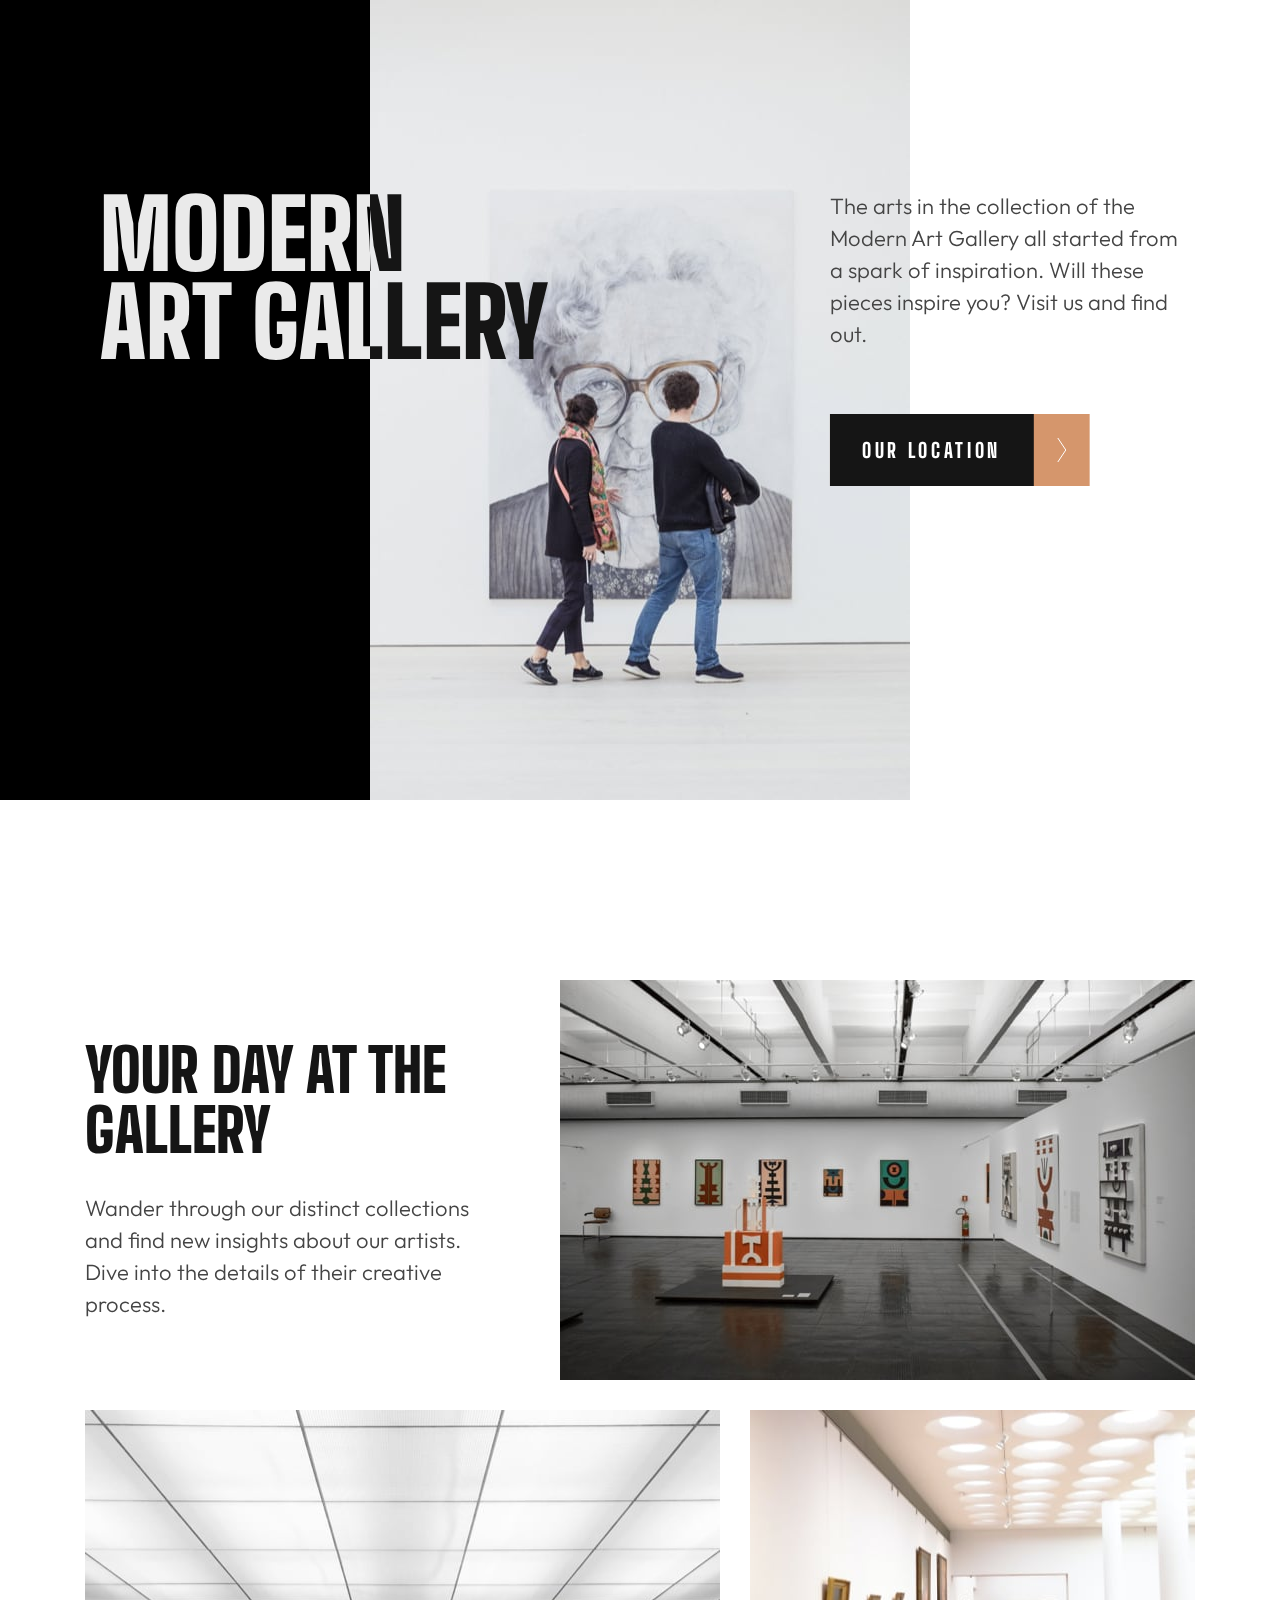
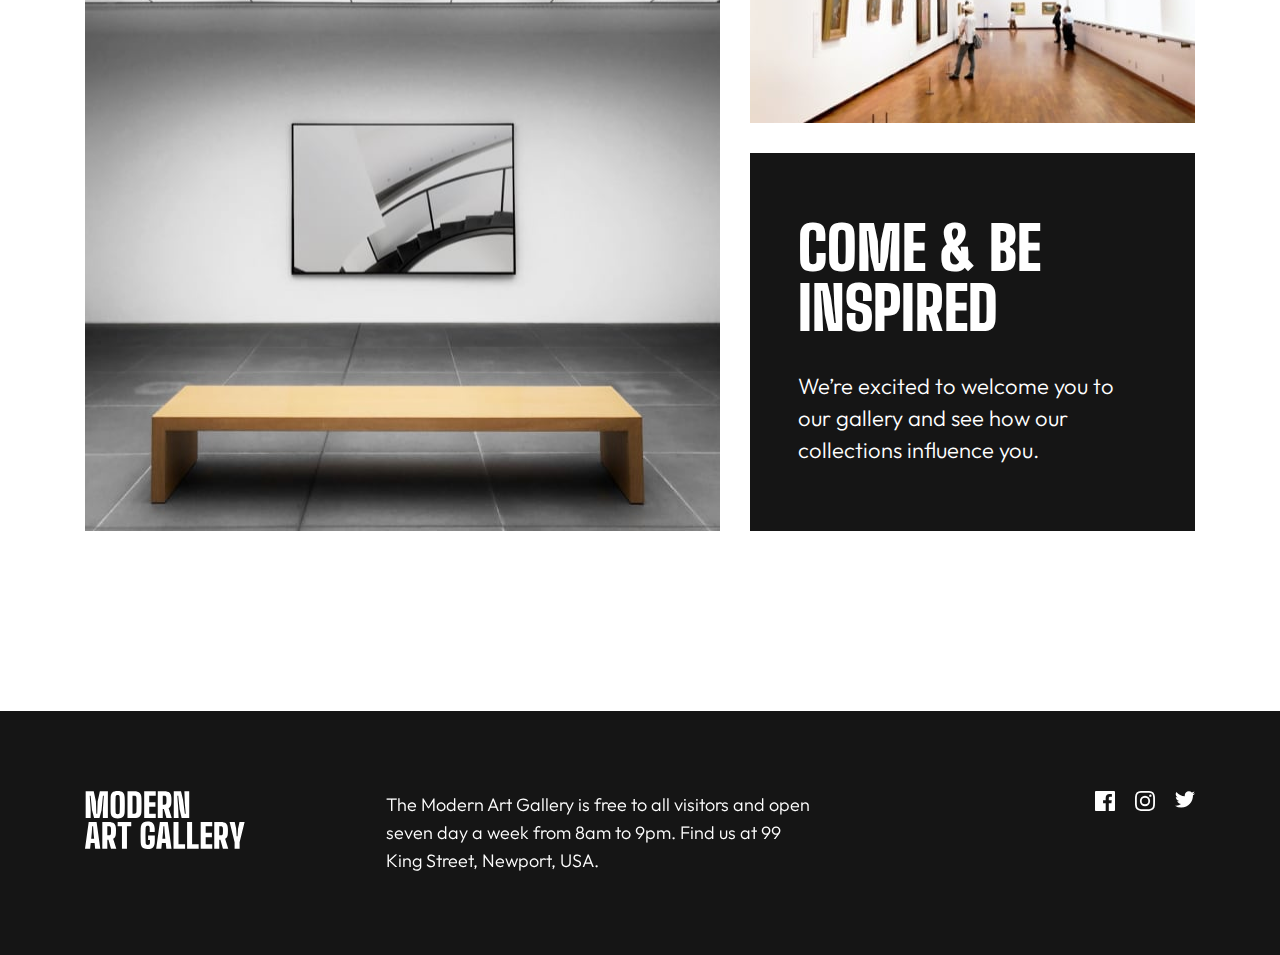
<file: index.html>
<!DOCTYPE html>
<html lang="en">
<head>
  <meta charset="UTF-8">
  <meta name="viewport" content="width=device-width, initial-scale=1.0">

  <link rel="icon" type="image/png" sizes="32x32" href="./assets/favicon-32x32.png">
  
  <title>Frontend Mentor | Art gallery website</title>
  <link rel="stylesheet" href="css/style.css">
  <link rel="preconnect" href="https://fonts.googleapis.com">
  <link rel="preconnect" href="https://fonts.gstatic.com" crossorigin>
  <link href="https://fonts.googleapis.com/css2?family=Big+Shoulders+Display:wght@800;900&family=Outfit:wght@300&display=swap" rel="stylesheet">

</head>
<body>

  <hero>

    <div class="img-hero">
      <div class="img-hero-left"></div>
      <img src="assets/desktop/image-hero.jpg" alt="2 passers-by in front of a portrait of an elderly woman" class="img-desktop">
      <img src="assets/tablet/image-hero.jpg" alt="2 passers-by in front of a portrait of an elderly woman" class="img-tablet">
      <img src="assets/mobile/image-hero.jpg" alt="2 passers-by in front of a portrait of an elderly woman" class="img-mobile">
      <div class="img-hero-right"></div>
    </div>

    <div class="txt-hero">

      <h1 id="title-index">Modern<br>Art Gallery</h1>

      <div class="right-hero">
        <p>The arts in the collection of the Modern Art Gallery all started 
          from a spark of inspiration. Will these pieces inspire you? Visit 
          us and find out.</p>
        <div class="btn-location">
          <a href="/location.html">Our location<span><img src="assets/icon-arrow-right.svg" alt="arrow right"></span></a>
        </div>
      </div>
    </div>
    
  </hero>


  <section class="gallery">

    <div class="header-gallery">
      <div class="header-gallery-txt">
        <h2>Your day at the gallery</h2>
        <p>Wander through our distinct collections and find new insights about our artists. Dive into the details of their creative process.</p>
      </div>
      <div class="header-gallery-img">
        <img src="assets/desktop/image-grid-1.jpg" alt="photo gallery art" class="img-desktop">
        <img src="assets/tablet/image-grid-1.jpg" alt="photo gallery art" class="img-tablet">
        <img src="assets/mobile/image-grid-1.jpg" alt="photo gallery art" class="img-mobile">
      </div>
    </div>

    <div class="body-gallery">

      <div class="body-gallery-left">
        <img src="assets/desktop/image-grid-2.jpg" alt="un banc devant un tableau" class="img-desktop">
        <img src="assets/tablet/image-grid-2.jpg" alt="un banc devant un tableau" class="img-tablet">
        <img src="assets/mobile/image-grid-2.jpg" alt="un banc devant un tableau" class="img-mobile">
      </div>

      <div class="body-gallery-right">
        <div class="body-gallery-top-right">
          <img src="assets/desktop/image-grid-3.jpg" alt="un banc devant un tableau" class="img-desktop">
          <img src="assets/tablet/image-grid-3.jpg" alt="un banc devant un tableau" class="img-tablet">
          <img src="assets/mobile/image-grid-3.jpg" alt="un banc devant un tableau" class="img-mobile">
        </div>
        <div class="body-gallery-bottom-right">
          <h2>Come & be inspired</h2>
          <p>We’re excited to welcome you to our gallery and see how our collections influence you.</p>
        </div>
      </div>

    </div>

  </section>

  <footer>

    <div class="container-footer">
      <div class="container-footer-txt">
        <img class="logo" src="assets/logo-light.svg" alt="logo modern art gallery">

        <p>The Modern Art Gallery is free to all visitors and open seven day a week from 8am to 9pm. Find us at 99 King Street, Newport, USA.</p>
      </div>

      <div class="container-social">
        <a href="https://www.facebook.com/" target="_blank" class="link-social">
          <svg width="20" height="20" xmlns="http://www.w3.org/2000/svg"><path d="M18.896 0H1.104C.494 0 0 .494 0 1.104v17.793C0 19.506.494 20 1.104 20h9.58v-7.745H8.076V9.237h2.606V7.01c0-2.583 1.578-3.99 3.883-3.99 1.104 0 2.052.082 2.329.119v2.7h-1.598c-1.254 0-1.496.597-1.496 1.47v1.928h2.989l-.39 3.018h-2.6V20h5.098c.608 0 1.102-.494 1.102-1.104V1.104C20 .494 19.506 0 18.896 0Z"/></svg>
        </a>
        <a href="https://www.instagram.com/" target="_blank" class="link-social">
          <svg width="20" height="20" xmlns="http://www.w3.org/2000/svg"><path d="M10 1.802c2.67 0 2.987.01 4.042.059 2.71.123 3.975 1.409 4.099 4.099.048 1.054.057 1.37.057 4.04 0 2.672-.01 2.988-.057 4.042-.124 2.687-1.387 3.975-4.1 4.099-1.054.048-1.37.058-4.041.058-2.67 0-2.987-.01-4.04-.058-2.718-.124-3.977-1.416-4.1-4.1-.048-1.054-.058-1.37-.058-4.041 0-2.67.01-2.986.058-4.04.124-2.69 1.387-3.977 4.1-4.1 1.054-.048 1.37-.058 4.04-.058ZM10 0C7.284 0 6.944.012 5.877.06 2.246.227.227 2.242.061 5.877.01 6.944 0 7.284 0 10s.012 3.057.06 4.123c.167 3.632 2.182 5.65 5.817 5.817 1.067.048 1.407.06 4.123.06s3.057-.012 4.123-.06c3.629-.167 5.652-2.182 5.816-5.817.05-1.066.061-1.407.061-4.123s-.012-3.056-.06-4.122C19.777 2.249 17.76.228 14.124.06 13.057.01 12.716 0 10 0Zm0 4.865a5.135 5.135 0 1 0 0 10.27 5.135 5.135 0 0 0 0-10.27Zm0 8.468a3.333 3.333 0 1 1 0-6.666 3.333 3.333 0 0 1 0 6.666Zm5.338-9.87a1.2 1.2 0 1 0 0 2.4 1.2 1.2 0 0 0 0-2.4Z"/></svg>
        </a>
        <a href="https://twitter.com/" target="_blank" class="link-social">
          <svg width="20" height="17" xmlns="http://www.w3.org/2000/svg"><path d="M20 2.172a8.192 8.192 0 0 1-2.357.646 4.11 4.11 0 0 0 1.805-2.27 8.22 8.22 0 0 1-2.606.996A4.096 4.096 0 0 0 13.847.248c-2.65 0-4.596 2.472-3.998 5.037A11.648 11.648 0 0 1 1.392 1a4.109 4.109 0 0 0 1.27 5.478 4.086 4.086 0 0 1-1.858-.513c-.045 1.9 1.318 3.679 3.291 4.075a4.113 4.113 0 0 1-1.853.07 4.106 4.106 0 0 0 3.833 2.849A8.25 8.25 0 0 1 0 14.658a11.616 11.616 0 0 0 6.29 1.843c7.618 0 11.923-6.434 11.663-12.205A8.354 8.354 0 0 0 20 2.172Z"/></svg>
        </a>
      </div>
    </div>

  </footer>
  

</body>
</html>
</file>
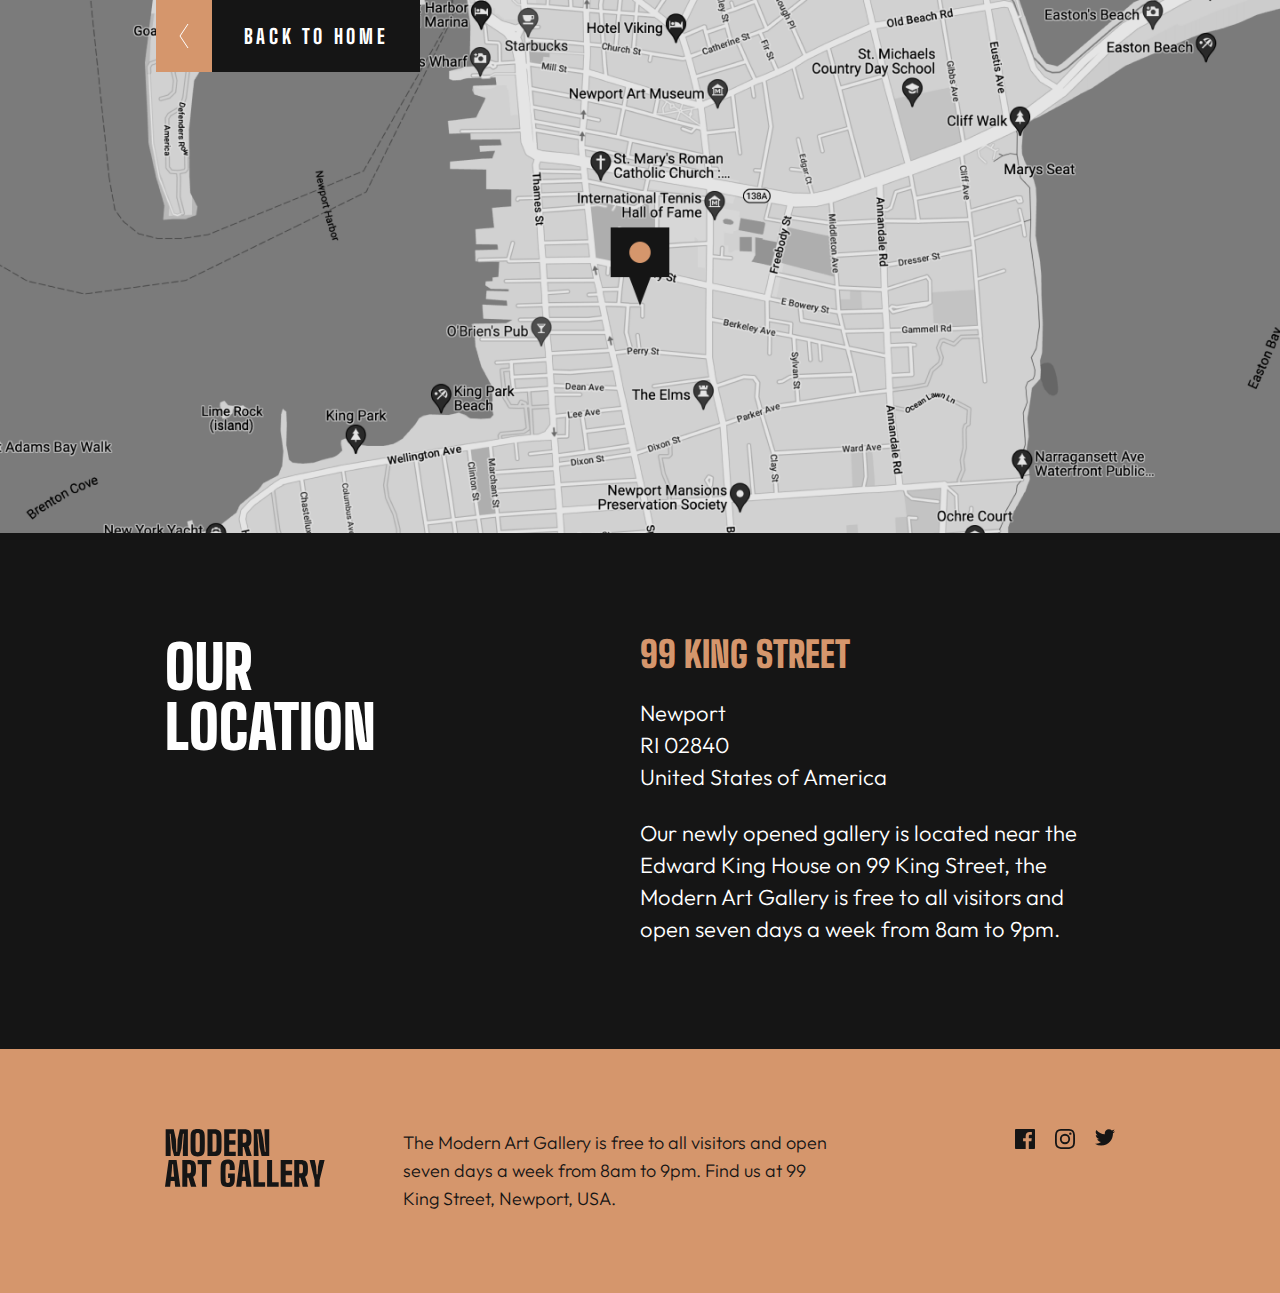
<file: location.html>
<!DOCTYPE html>
<html lang="en">
<head>
  <meta charset="UTF-8">
  <meta name="viewport" content="width=device-width, initial-scale=1.0">

  <link rel="icon" type="image/png" sizes="32x32" href="./assets/favicon-32x32.png">

  <link rel="stylesheet" href="css/style.css">
  <link rel="preconnect" href="https://fonts.googleapis.com">
  <link rel="preconnect" href="https://fonts.gstatic.com" crossorigin>
  <link href="https://fonts.googleapis.com/css2?family=Big+Shoulders+Display:wght@800;900&family=Outfit:wght@300&display=swap" rel="stylesheet">
  
  <title>Frontend Mentor | Art gallery website</title>
</head>
<body>

  <header>

    <div class="container-map">
      <img src="assets/desktop/image-map@2x.png" alt="map" class="img-desktop">
      <img src="assets/desktop/image-map.png" alt="map" class="img-tablet">
      <img src="assets/desktop/image-map.png" alt="map" class="img-mobile">
    </div>

    <div class="btn-back">
      <div class="arrow-left">
        <img src="assets/icon-arrow-left.svg" alt="arrow left">
      </div>
      <div class="link">
        <a href="/index.html">Back to Home</a>
      </div>
    </div>

  </header>

  <section class="our-location">

    <div class="location-left">
      <h2>
        <span>Our</span>
        <span>location</span>
      </h2>
    </div>

    <div class="location-right">
      <h3>99 King Street</h3>
      <p>
        Newport<br>
        RI 02840<br>
        United States of America<br>
      </p>
      <p>
        Our newly opened gallery is located near the Edward King House on 99 King Street, the Modern Art Gallery is free to all visitors and open seven days a week from 8am to 9pm.
      </p>
    </div>

  </section>

  <footer class="footer-location">

    <div class="footer-logo">
      <img src="assets/logo-dark.svg" alt="logo">
    </div>

    <div class="footer-text">
      <p>The Modern Art Gallery is free to all visitors and open seven days a week from 8am to 9pm. Find us at 99 King Street, Newport, USA.</p>
    </div>

    <div class="footer-social">
      <a href="https://www.facebook.com/" target="_blank" class="link-social">
        <svg width="20" height="20" xmlns="http://www.w3.org/2000/svg"><path d="M18.896 0H1.104C.494 0 0 .494 0 1.104v17.793C0 19.506.494 20 1.104 20h9.58v-7.745H8.076V9.237h2.606V7.01c0-2.583 1.578-3.99 3.883-3.99 1.104 0 2.052.082 2.329.119v2.7h-1.598c-1.254 0-1.496.597-1.496 1.47v1.928h2.989l-.39 3.018h-2.6V20h5.098c.608 0 1.102-.494 1.102-1.104V1.104C20 .494 19.506 0 18.896 0Z"/></svg>
      </a>
      <a href="https://www.instagram.com/" target="_blank" class="link-social">
        <svg width="20" height="20" xmlns="http://www.w3.org/2000/svg"><path d="M10 1.802c2.67 0 2.987.01 4.042.059 2.71.123 3.975 1.409 4.099 4.099.048 1.054.057 1.37.057 4.04 0 2.672-.01 2.988-.057 4.042-.124 2.687-1.387 3.975-4.1 4.099-1.054.048-1.37.058-4.041.058-2.67 0-2.987-.01-4.04-.058-2.718-.124-3.977-1.416-4.1-4.1-.048-1.054-.058-1.37-.058-4.041 0-2.67.01-2.986.058-4.04.124-2.69 1.387-3.977 4.1-4.1 1.054-.048 1.37-.058 4.04-.058ZM10 0C7.284 0 6.944.012 5.877.06 2.246.227.227 2.242.061 5.877.01 6.944 0 7.284 0 10s.012 3.057.06 4.123c.167 3.632 2.182 5.65 5.817 5.817 1.067.048 1.407.06 4.123.06s3.057-.012 4.123-.06c3.629-.167 5.652-2.182 5.816-5.817.05-1.066.061-1.407.061-4.123s-.012-3.056-.06-4.122C19.777 2.249 17.76.228 14.124.06 13.057.01 12.716 0 10 0Zm0 4.865a5.135 5.135 0 1 0 0 10.27 5.135 5.135 0 0 0 0-10.27Zm0 8.468a3.333 3.333 0 1 1 0-6.666 3.333 3.333 0 0 1 0 6.666Zm5.338-9.87a1.2 1.2 0 1 0 0 2.4 1.2 1.2 0 0 0 0-2.4Z"/></svg>
      </a>
      <a href="https://twitter.com/" target="_blank" class="link-social">
        <svg width="20" height="17" xmlns="http://www.w3.org/2000/svg"><path d="M20 2.172a8.192 8.192 0 0 1-2.357.646 4.11 4.11 0 0 0 1.805-2.27 8.22 8.22 0 0 1-2.606.996A4.096 4.096 0 0 0 13.847.248c-2.65 0-4.596 2.472-3.998 5.037A11.648 11.648 0 0 1 1.392 1a4.109 4.109 0 0 0 1.27 5.478 4.086 4.086 0 0 1-1.858-.513c-.045 1.9 1.318 3.679 3.291 4.075a4.113 4.113 0 0 1-1.853.07 4.106 4.106 0 0 0 3.833 2.849A8.25 8.25 0 0 1 0 14.658a11.616 11.616 0 0 0 6.29 1.843c7.618 0 11.923-6.434 11.663-12.205A8.354 8.354 0 0 0 20 2.172Z"/></svg>
      </a>
    </div>

  </footer>

</body>
</html>
</file>
<file: css/style.css>
.txt-hero #title-index {
  font-family: "Big Shoulders Display";
  font-size: 96px;
  font-weight: 900;
  line-height: 88px;
  text-transform: uppercase;
}

.location-right p, .body-gallery-bottom-right p, .header-gallery-txt p, .txt-hero p {
  font-family: "Outfit";
  font-size: 22px;
  font-weight: 300;
  line-height: 32px;
  color: #444;
}

.location-left h2, .body-gallery-bottom-right h2, .header-gallery-txt h2 {
  font-family: "Big Shoulders Display";
  font-size: 60px;
  font-weight: 900;
  line-height: 60px;
  text-transform: uppercase;
  color: #151515;
}

.location-right h3 {
  font-family: "Big Shoulders Display";
  font-size: 36px;
  font-weight: 900;
  line-height: 36px;
  text-transform: uppercase;
}

*, ::before, ::after {
  box-sizing: border-box;
  padding: 0;
  margin: 0;
}

.hero {
  position: relative;
  width: 100vw;
  display: grid;
  grid-template-columns: repeat(3, 1fr);
}

.img-tablet, .img-mobile {
  display: none;
}

.img-hero {
  position: relative;
  display: grid;
  grid-template-columns: 1fr 540px 1fr;
}

.img-hero-left {
  position: relative;
  background-color: #FFFFFF;
}
.img-hero-left::after {
  content: "";
  position: absolute;
  top: 0;
  left: 0;
  width: 100%;
  height: 100%;
  background-color: #FFFFFF;
  mix-blend-mode: difference;
  z-index: 2;
}

.txt-hero {
  position: absolute;
  top: 190px;
  display: flex;
  justify-content: space-between;
  gap: clamp(20px, 18vw, 320px);
  left: 50%;
  transform: translateX(-50%);
  max-width: 1110px;
}
.txt-hero p {
  width: 350px;
  margin-bottom: 64px;
}
.txt-hero #title-index {
  width: 500px;
  min-width: 450px;
  color: #151515;
  z-index: 1;
}
.txt-hero .btn-location {
  position: relative;
  width: 260px;
  padding: 24px 0 24px 32px;
  text-align: left;
  content: "";
  overflow: hidden;
}
.txt-hero .btn-location:hover a ::before {
  transform: translateX(204px);
}
.txt-hero .btn-location a {
  text-decoration: none;
  color: #FFFFFF;
  font-family: "Big Shoulders Display";
  font-size: 20px;
  font-weight: 800;
  letter-spacing: 3.636px;
  text-transform: uppercase;
}
.txt-hero .btn-location a ::before {
  content: "";
  position: absolute;
  width: 204px;
  height: 100%;
  left: -204px;
  background: #151515;
  z-index: -1;
  transition: transform 0.3s cubic-bezier(0.39, 1.55, 0.43, 0.79);
}
.txt-hero .btn-location a ::after {
  content: "";
  position: absolute;
  width: 260px;
  height: 100%;
  left: -204px;
  background: #D5966C;
  z-index: -2;
}
.txt-hero .btn-location span {
  position: absolute;
  height: 100%;
  width: 56px;
  right: 0;
  top: 0;
}
.txt-hero .btn-location span img {
  position: relative;
  top: 50%;
  left: 50%;
  transform: translate(-50%, -50%);
}

@media (max-width: 1190px) {
  .img-hero {
    grid-template-columns: repeat(2, 1fr);
  }
  .img-hero-left {
    display: none;
  }
  .img-desktop, .img-mobile {
    display: none;
  }
  .img-tablet {
    display: block;
  }
  .txt-hero {
    position: absolute;
    top: 145px;
    display: flex;
    flex-direction: column;
    justify-content: space-between;
    gap: 48px;
    left: 390px;
    transform: translateX(0);
  }
  .txt-hero #title-index {
    font-size: 70px;
    line-height: 65px;
    color: #151515;
  }
  .txt-hero p {
    font-size: 18px;
    line-height: 28px;
    margin-bottom: 48px;
  }
}
@media (max-width: 750px) {
  .img-hero {
    display: block;
    grid-template-columns: 1fr;
  }
  .img-hero-right {
    display: none;
  }
  .img-desktop, .img-tablet {
    display: none;
  }
  .img-mobile {
    display: block;
    width: 100%;
    margin-bottom: 32px;
  }
  .txt-hero {
    position: relative;
    top: 0px;
    left: 0;
    display: block;
    margin-left: 16px;
  }
  .txt-hero h1 {
    width: 100%;
    min-width: 0;
    font-size: 60px;
    line-height: 55px;
    margin-bottom: 32px;
  }
  .txt-hero p {
    font-size: 18px;
    line-height: 28px;
    margin-bottom: 32px;
  }
}
.gallery {
  position: relative;
  margin: 180px auto;
  max-width: 1110px;
}

.header-gallery {
  display: grid;
  grid-template-columns: auto 1fr;
  gap: 68px;
}

.header-gallery-txt {
  display: flex;
  flex-direction: column;
  gap: 32px;
  justify-content: center;
}
@media (max-width: 1190px) {
  .gallery {
    margin: 120px 40px;
  }
}
@media (max-width: 750px) {
  .gallery {
    margin: 120px 20px;
  }
  .header-gallery {
    display: grid;
    grid-template-columns: 1fr;
    gap: 25px;
  }
  .header-gallery-txt {
    grid-area: 2/1/3/1;
    gap: 21px;
  }
  .header-gallery-txt h2 {
    font-size: 50px;
    line-height: 45px;
  }
  .header-gallery-txt p {
    font-size: 18px;
    line-height: 28px;
  }
}
.body-gallery {
  position: relative;
  width: 100%;
  margin-top: 30px;
  display: grid;
  grid-template-columns: 635px 1fr;
  gap: 30px;
}

.body-gallery-left {
  position: relative;
  height: 100%;
  width: 100%;
}
.body-gallery-left img {
  height: 100%;
  width: 100%;
  object-fit: cover;
}

.body-gallery-right {
  display: grid;
  grid-template-rows: auto 1fr;
  gap: 30px;
}

.body-gallery-top-right img {
  object-fit: cover;
}

.body-gallery-bottom-right {
  background: #151515;
  padding: 65px 48px;
}
.body-gallery-bottom-right h2 {
  color: #FFFFFF;
  margin-bottom: 32px;
}
.body-gallery-bottom-right p {
  color: #FFFFFF;
}

@media (max-width: 1190px) {
  .body-gallery {
    margin-top: 11px;
    grid-template-columns: 1fr 1fr;
    gap: 11px;
  }
  .body-gallery-left {
    position: relative;
    height: auto;
    width: auto;
  }
  .body-gallery-left img {
    height: auto;
    width: auto;
    object-fit: cover;
  }
  .body-gallery-right {
    display: grid;
    grid-template-rows: 313px 1fr;
    gap: 11px;
  }
  .body-gallery-top-right img {
    width: auto;
    height: auto;
    object-fit: cover;
  }
  .body-gallery-bottom-right {
    padding: 85px 28px;
  }
  .body-gallery-bottom-right h2 {
    font-size: 50px;
    margin-bottom: 24px;
    line-height: 45px;
  }
  .body-gallery-bottom-right p {
    font-size: 18px;
    line-height: 28px;
  }
}
@media (max-width: 750px) {
  .body-gallery {
    margin-top: 32px;
    grid-template-columns: 335px;
    gap: 16px;
  }
  .body-gallery-left {
    width: 100%;
  }
  .body-gallery-left img {
    height: 100%;
    width: 100%;
  }
  .body-gallery-right {
    display: grid;
    grid-template-rows: 335px;
    gap: 16px;
  }
  .body-gallery-top-right img {
    width: 100%;
    height: 100%;
  }
  .body-gallery-bottom-right {
    padding: 48px 24px;
  }
}
footer {
  position: relative;
  background: #151515;
  height: 244px;
  padding-top: 1px;
}

.container-footer {
  position: relative;
  max-width: 1110px;
  margin: 79px auto;
  display: flex;
  justify-content: space-between;
}
.container-footer p {
  width: 430px;
  font-family: Outfit;
  font-size: 18px;
  font-weight: 300;
  line-height: 28px;
  color: #FFFFFF;
}

.container-footer-txt {
  display: flex;
  gap: 140.43px;
}

.logo {
  height: 58px;
}

.container-social {
  display: flex;
  gap: 20px;
}
.container-social a svg {
  fill: #FFFFFF;
}
.container-social a svg:hover {
  fill: #D5966C;
}

@media (max-width: 1190px) {
  footer {
    height: 216px;
  }
  .container-footer {
    max-width: 689px;
    margin: 55px auto;
  }
  .container-footer p {
    max-width: 281px;
    font-size: 16px;
    line-height: 26px;
  }
  .logo {
    height: 40px;
  }
  .container-footer-txt {
    gap: 64.95px;
  }
}
@media (max-width: 750px) {
  footer {
    height: 336px;
    padding: 48px 32px;
  }
  .container-footer {
    max-width: 1110px;
    margin: 0;
    display: flex;
    flex-direction: column;
  }
  .container-footer p {
    width: 430px;
    font-family: Outfit;
    font-size: 18px;
    font-weight: 300;
    line-height: 28px;
    color: #FFFFFF;
  }
  .container-footer-txt {
    gap: 38px;
    flex-direction: column;
  }
  .container-footer-txt p {
    width: 100%;
  }
  .logo {
    width: 110.05px;
  }
  .container-social {
    margin-top: 38px;
  }
}
.img-tablet, .img-mobile {
  display: none;
}

.img-desktop {
  display: block;
}

.container-map {
  width: 100%;
}
.container-map img {
  width: 100%;
}

.btn-back {
  position: absolute;
  height: 72px;
  top: 0;
  left: 156px;
  overflow: hidden;
  display: flex;
  align-items: center;
  background: transparent;
}
.btn-back:hover::before {
  transform: translateX(56px);
}
.btn-back::before {
  content: "";
  position: absolute;
  background: #D5966C;
  width: 208px;
  height: 100%;
  z-index: 2;
  left: 0;
  transform: translateX(-152px);
  transition: transform 0.3s cubic-bezier(0.39, 1.55, 0.43, 0.79);
}
.btn-back::after {
  content: "";
  position: absolute;
  background: #151515;
  height: 100%;
  width: 100%;
}

.arrow-left {
  width: 56px;
  display: grid;
  place-items: center;
  z-index: 5;
}

.link {
  width: 208px;
  display: grid;
  place-items: center;
  z-index: 5;
}
.link a {
  text-decoration: none;
  color: #FFFFFF;
  font-family: "Big Shoulders Display";
  font-size: 20px;
  font-weight: 800;
  letter-spacing: 3.636px;
  text-transform: uppercase;
}

@media (max-width: 768px) {
  .img-desktop, .img-mobile {
    display: none;
  }
  .img-tablet {
    display: block;
  }
  .btn-back {
    left: 40px;
  }
  .container-map {
    height: 600px;
  }
  .container-map img {
    height: 100%;
    object-fit: cover;
  }
}
@media (max-width: 375px) {
  .img-desktop, .img-tablet {
    display: none;
  }
  .img-mobile {
    display: block;
  }
  .btn-back {
    left: 0;
  }
}
.our-location {
  padding: 104px 165px;
  background: #151515;
  display: grid;
  grid-template-columns: 1fr 1fr;
}

.location-left h2 {
  color: #FFFFFF;
}
.location-left h2 span {
  display: block;
}

.location-right h3 {
  color: #D5966C;
  margin-bottom: 24px;
}
.location-right p {
  color: #FFFFFF;
}
.location-right p:nth-child(2) {
  margin-bottom: 24px;
}

@media (max-width: 768px) {
  .our-location {
    padding: 88px 39px;
    grid-template-columns: 1fr 1.5fr;
  }
  .location-left h2 {
    font-size: 55px;
    line-height: 50px;
  }
  .location-right h3 {
    font-size: 32px;
    line-height: 32px;
    margin-bottom: 20px;
  }
  .location-right p {
    font-size: 18px;
    line-height: 28px;
  }
  .location-right p:nth-child(2) {
    margin-bottom: 20px;
  }
}
@media (max-width: 425px) {
  .our-location {
    padding: 40px 16px;
    grid-template-columns: 1fr;
  }
  .location-left {
    margin-bottom: 48px;
  }
  .location-left h2 {
    font-size: 50px;
    line-height: 45px;
  }
  .location-left h2 span {
    display: inline;
  }
  .location-right h3 {
    font-size: 32px;
    line-height: 32px;
    margin-bottom: 20px;
  }
  .location-right p {
    font-size: 18px;
    line-height: 28px;
  }
  .location-right p:nth-child(2) {
    margin-bottom: 20px;
  }
  .location-right p:nth-child(3) {
    margin-bottom: 24px;
  }
}
.footer-location {
  background: #D5966C;
  padding: 80px 165px;
  display: grid;
  grid-template-columns: 1fr 2fr 1fr;
}

.footer-logo img {
  height: 58px;
}

.footer-text {
  font-family: Outfit;
  font-size: 18px;
  font-weight: 300;
  line-height: 28px;
  color: #151515;
}
.footer-text p {
  max-width: 430px;
}

.footer-social {
  justify-self: end;
  display: flex;
  gap: 20px;
}
.footer-social a svg {
  fill: #151515;
}
.footer-social a svg:hover {
  fill: #FFFFFF;
}

@media (max-width: 768px) {
  .footer-location {
    padding: 56px 39px;
  }
  .footer-logo img {
    height: 40px;
  }
  .footer-text {
    font-size: 16px;
    line-height: 26px;
  }
  .footer-text p {
    max-width: 280px;
  }
}
@media (max-width: 425px) {
  .footer-location {
    padding: 48px 32px;
    grid-template-columns: 1fr;
  }
  .footer-logo {
    margin-bottom: 38px;
  }
  .footer-text {
    width: 100%;
    max-width: none;
    margin-bottom: 38px;
  }
  .footer-social {
    justify-self: start;
  }
}

/*# sourceMappingURL=style.css.map */
</file>
